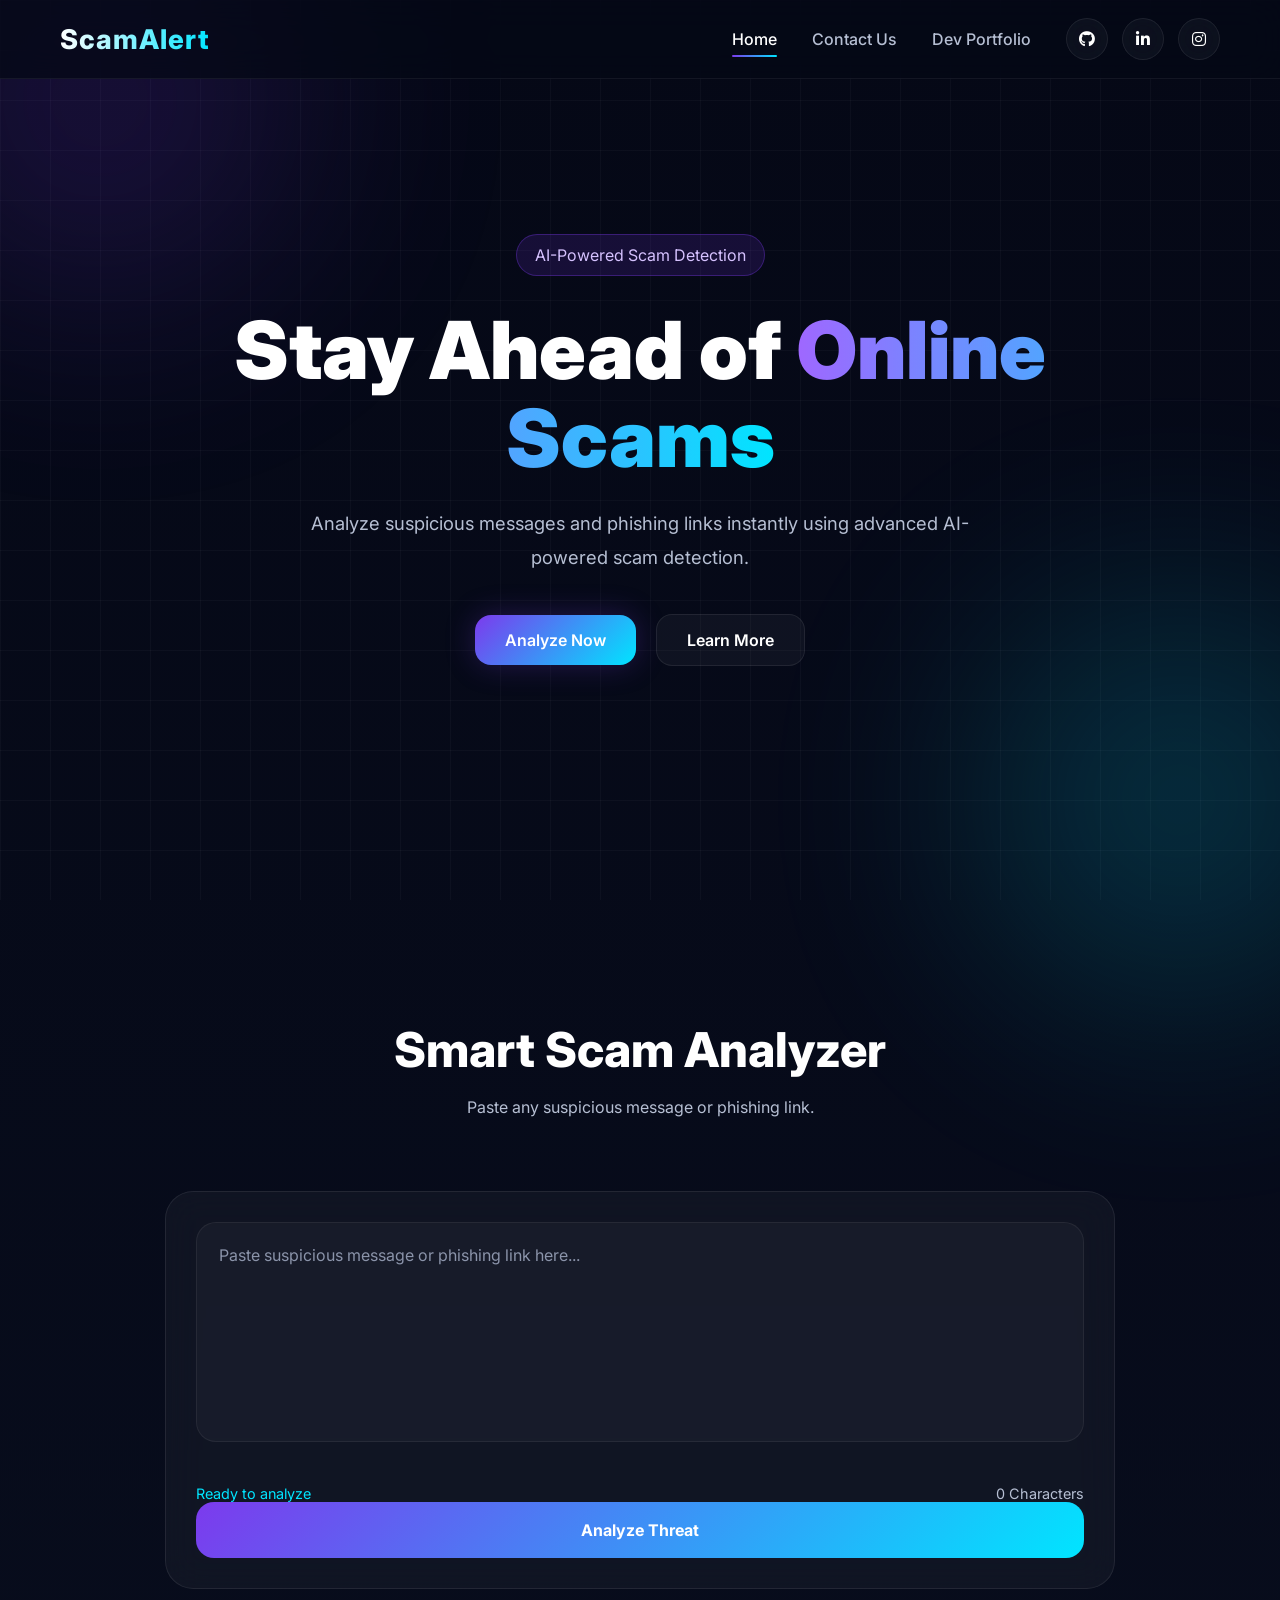
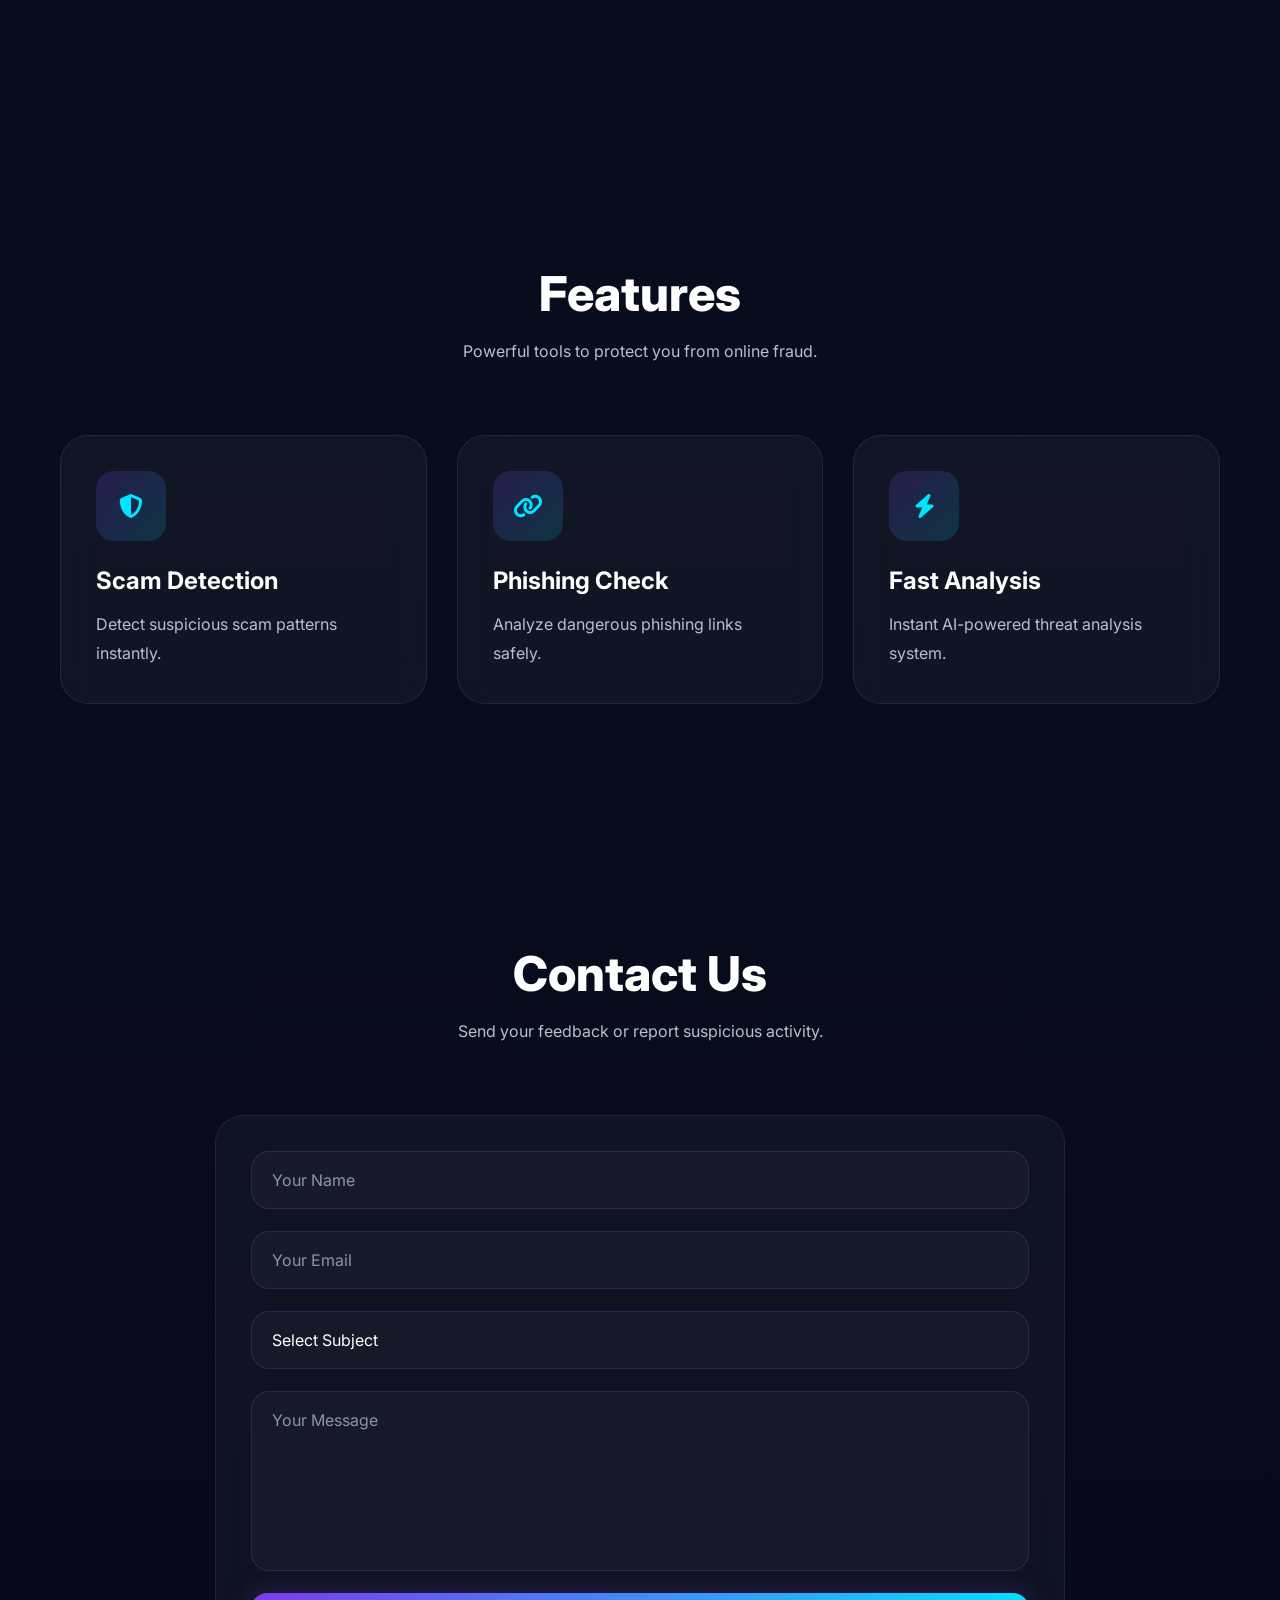
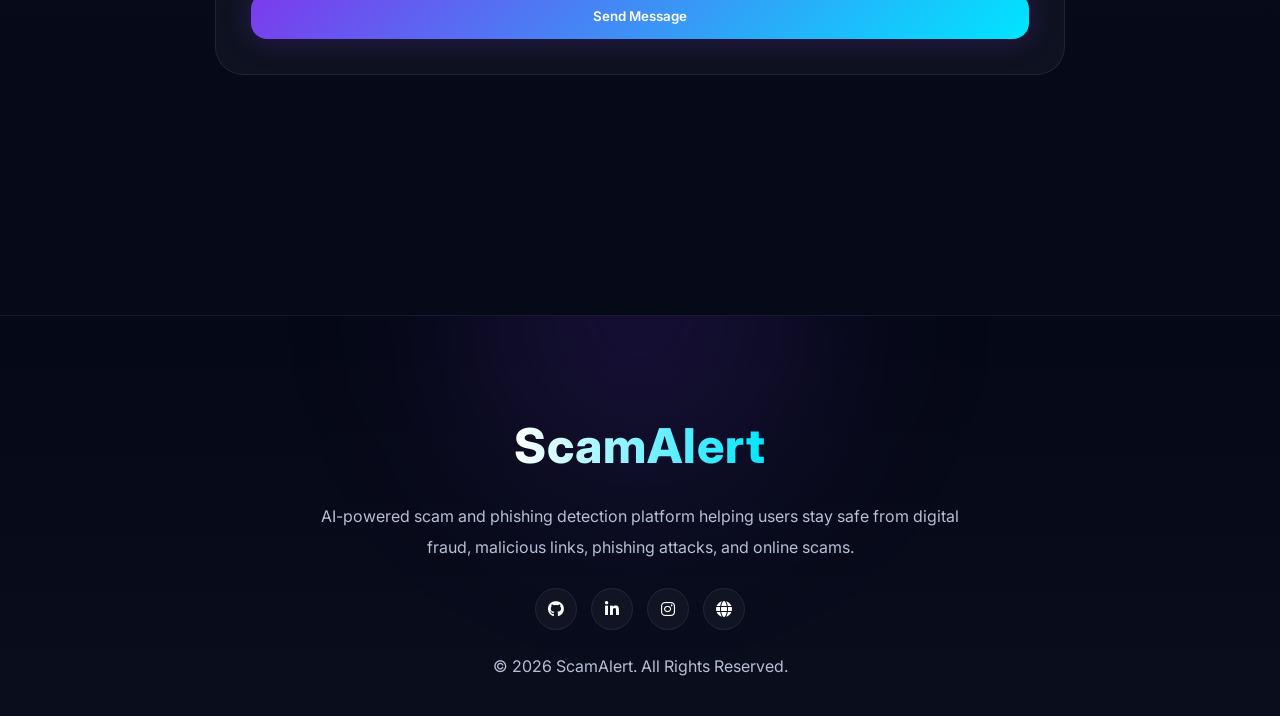
<file: index.html>
<!DOCTYPE html>
<html lang="en">

<head>

    <!-- ======================================== -->
    <!-- META TAGS -->
    <!-- ======================================== -->

    <meta charset="UTF-8">
    <meta name="viewport" content="width=device-width, initial-scale=1.0">


    <!-- ======================================== -->
    <!-- SEO -->
    <!-- ======================================== -->

    <title>ScamAlert | AI Scam Detection</title>

    <meta name="title" content="ScamAlert">

    <meta
        name="description"
        content="Analyze suspicious messages and phishing links instantly using ScamAlert AI-powered scam detection.">


    <!-- ======================================== -->
    <!-- FAVICON -->
    <!-- ======================================== -->

    <link rel="icon" type="image/png" href="assets/icons/favicon.png">


    <!-- ======================================== -->
    <!-- FONT AWESOME -->
    <!-- ======================================== -->

    <link
        rel="stylesheet"
        href="https://cdnjs.cloudflare.com/ajax/libs/font-awesome/6.7.2/css/all.min.css">


    <!-- ======================================== -->
    <!-- CSS FILES -->
    <!-- ======================================== -->

    <link rel="stylesheet" href="assets/css/style.css">
    <link rel="stylesheet" href="assets/css/responsive.css">
    <link rel="stylesheet" href="assets/css/animations.css">

</head>

<body>


    <!-- ======================================== -->
    <!-- BACKGROUND EFFECTS -->
    <!-- ======================================== -->

    <div class="bg-grid"></div>

    <div class="bg-glow glow-1"></div>
    <div class="bg-glow glow-2"></div>


    <!-- ======================================== -->
    <!-- NAVBAR -->
    <!-- ======================================== -->

    <header class="navbar">

        <div class="container nav-container">

            <!-- BRAND -->
            <a href="#home" class="brand">
                ScamAlert
            </a>


            <!-- NAVIGATION -->
            <nav class="nav-menu">

                <a href="#home" class="nav-link active">
                    Home
                </a>

                <a href="#contact" class="nav-link">
                    Contact Us
                </a>

                <a href="https://hasnain-ali.pages.dev/" target="_blank" class="nav-link">
                    Dev Portfolio
                </a>


                <!-- SOCIAL ICONS -->
                <div class="nav-socials">

                    <a href="https://github.com/hasnain-ali-magwa" target="_blank" class="social-link">
                        <i class="fa-brands fa-github"></i>
                    </a>

                    <a href="https://www.linkedin.com/in/hasnain-ali-magwa-908309319" target="_blank" class="social-link">
                        <i class="fa-brands fa-linkedin-in"></i>
                    </a>

                    <a href="https://www.instagram.com/hasnain_ali_magwa/" target="_blank" class="social-link">
                        <i class="fa-brands fa-instagram"></i>
                    </a>

                </div>

            </nav>


            <!-- HAMBURGER -->
            <button class="hamburger">

                <span></span>
                <span></span>
                <span></span>

            </button>

        </div>

    </header>


    <!-- ======================================== -->
    <!-- HERO SECTION -->
    <!-- ======================================== -->

    <section class="hero" id="home">

        <div class="container hero-container">

            <div class="hero-content">

                <span class="hero-badge">
                    AI-Powered Scam Detection
                </span>


                <h1 class="hero-title">
                    Stay Ahead of
                    <span>Online Scams</span>
                </h1>


                <p class="hero-description">
                    Analyze suspicious messages and phishing links instantly
                    using advanced AI-powered scam detection.
                </p>


                <div class="hero-buttons">

                    <a href="#analyzer" class="primary-btn">
                        Analyze Now
                    </a>

                    <a href="#features" class="secondary-btn">
                        Learn More
                    </a>

                </div>

            </div>

        </div>

    </section>


    <!-- ======================================== -->
    <!-- SMART ANALYZER -->
    <!-- ======================================== -->

    <section class="analyzer" id="analyzer">

        <div class="container">

            <div class="section-header">

                <h2>
                    Smart Scam Analyzer
                </h2>

                <p>
                    Paste any suspicious message or phishing link.
                </p>

            </div>


            <div class="analyzer-card">

                <div class="textarea-wrapper">

    <textarea
        id="scamInput"
        placeholder="Paste suspicious message or phishing link here..."></textarea>


    <div class="textarea-footer">

        <span class="typing-status">
            Ready to analyze
        </span>

        <span class="char-count">
            0 Characters
        </span>

    </div>

</div>


                <button class="analyze-btn">

    <span class="btn-text">
        Analyze Threat
    </span>

    <span class="btn-loader"></span>

</button>

            </div>


            <!-- RESULT -->
            <div class="result-card">

                <div class="result-top">

                    <span class="risk-badge high-risk">
                        High Risk
                    </span>

                    <span class="risk-score">
                        Scam Probability: 92%
                    </span>

                </div>


                <div class="result-content">

    <div class="detected-url-box"></div>

    <!-- DETECTED ISSUES -->

    <div class="result-section">

        <h3>
            Detected Issues
        </h3>

        <ul class="issues-list">

            <li>Suspicious banking keywords</li>

            <li>Urgency pressure tactics</li>

            <li>Phishing URL detected</li>

        </ul>

    </div>


    <!-- SAFETY TIPS -->

    <div class="result-section">

        <h3>
            Safety Tips
        </h3>

        <ul class="tips-list">

            <li>Avoid clicking suspicious links.</li>

            <li>Do not share OTP or banking details.</li>

            <li>Verify through official sources only.</li>

        </ul>

    </div>

</div>

            </div>

        </div>

    </section>


    <!-- ======================================== -->
    <!-- FEATURES -->
    <!-- ======================================== -->

    <section class="features" id="features">

        <div class="container">

            <div class="section-header">

                <h2>
                    Features
                </h2>

                <p>
                    Powerful tools to protect you from online fraud.
                </p>

            </div>


            <div class="features-grid">

                <div class="feature-card">

                    <div class="feature-icon">
                        <i class="fa-solid fa-shield-halved"></i>
                    </div>

                    <h3>
                        Scam Detection
                    </h3>

                    <p>
                        Detect suspicious scam patterns instantly.
                    </p>

                </div>


                <div class="feature-card">

                    <div class="feature-icon">
                        <i class="fa-solid fa-link"></i>
                    </div>

                    <h3>
                        Phishing Check
                    </h3>

                    <p>
                        Analyze dangerous phishing links safely.
                    </p>

                </div>


                <div class="feature-card">

                    <div class="feature-icon">
                        <i class="fa-solid fa-bolt"></i>
                    </div>

                    <h3>
                        Fast Analysis
                    </h3>

                    <p>
                        Instant AI-powered threat analysis system.
                    </p>

                </div>

            </div>

        </div>

    </section>


    <!-- ======================================== -->
    <!-- CONTACT -->
    <!-- ======================================== -->

    <section class="contact" id="contact">

        <div class="container">

            <div class="section-header">

                <h2>
                    Contact Us
                </h2>

                <p>
                    Send your feedback or report suspicious activity.
                </p>

            </div>


            <form class="contact-form">

                <input type="text" placeholder="Your Name" required>

                <input type="email" placeholder="Your Email" required>



<div class="custom-select">

    <div class="select-selected">

        Select Subject

    </div>


    <div class="select-options">

        <div class="select-option">
            Report Scam
        </div>

        <div class="select-option">
            False Detection
        </div>

        <div class="select-option">
            Feedback
        </div>

        <div class="select-option">
            Bug Report
        </div>

        <div class="select-option">
            Business Inquiry
        </div>

        <div class="select-option">
            Other
        </div>

    </div>

</div>


<input
    type="hidden"
    id="subjectInput"
    value="">


                <textarea placeholder="Your Message" required></textarea>

                <button type="submit" class="primary-btn">
                    Send Message
                </button>

            </form>

        </div>

    </section>


    <!-- ======================================== -->
    <!-- FOOTER -->
    <!-- ======================================== -->

    <footer class="footer">

    <div class="container footer-container">

        <!-- LOGO -->

        <div class="footer-logo">
            ScamAlert
        </div>


        <!-- DESCRIPTION -->

        <p class="footer-description">

            AI-powered scam and phishing detection platform
            helping users stay safe from digital fraud,
            malicious links, phishing attacks,
            and online scams.

        </p>


        <!-- SOCIAL LINKS -->

        <div class="footer-socials">

            <a href="https://github.com/hasnain-ali-magwa" target="_blank" class="social-link">

                <i class="fab fa-github"></i>

            </a>


            <a href="https://www.linkedin.com/in/hasnain-ali-magwa-908309319" target="_blank" class="social-link">

                <i class="fab fa-linkedin-in"></i>

            </a>


            <a href="https://www.instagram.com/hasnain_ali_magwa/" target="_blank" class="social-link">

                <i class="fab fa-instagram"></i>

            </a>


            <a href="https://hasnain-ali.pages.dev/" target="_blank" class="social-link">

                <i class="fas fa-globe"></i>

            </a>

        </div>


        <!-- COPYRIGHT -->

        <div class="copyright">

            © 2026 ScamAlert.
            All Rights Reserved.

        </div>

    </div>

</footer>


    <!-- ======================================== -->
    <!-- JS FILES -->
    <!-- ======================================== -->

    <script src="assets/js/main.js"></script>
    <script src="assets/js/responsive.js"></script>
    <script src="assets/js/animations.js"></script>

</body>

</html>
</file>
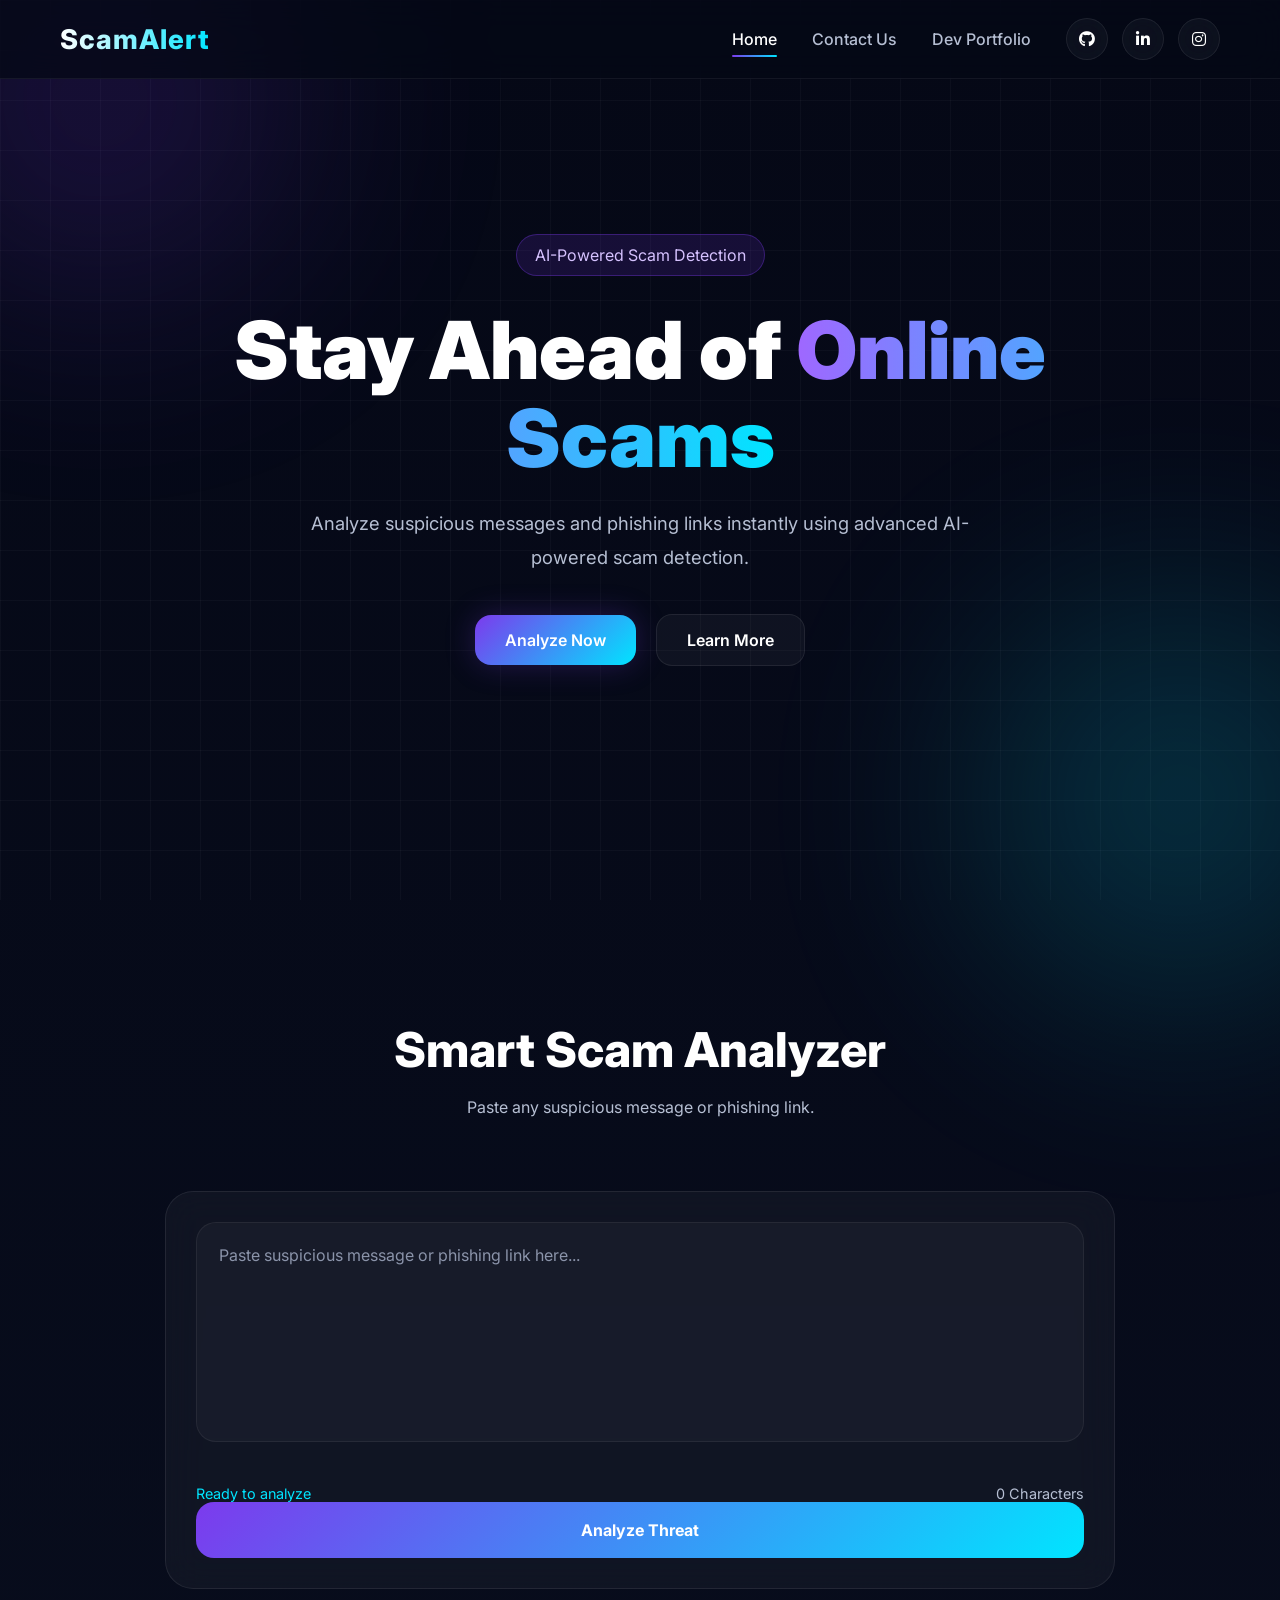
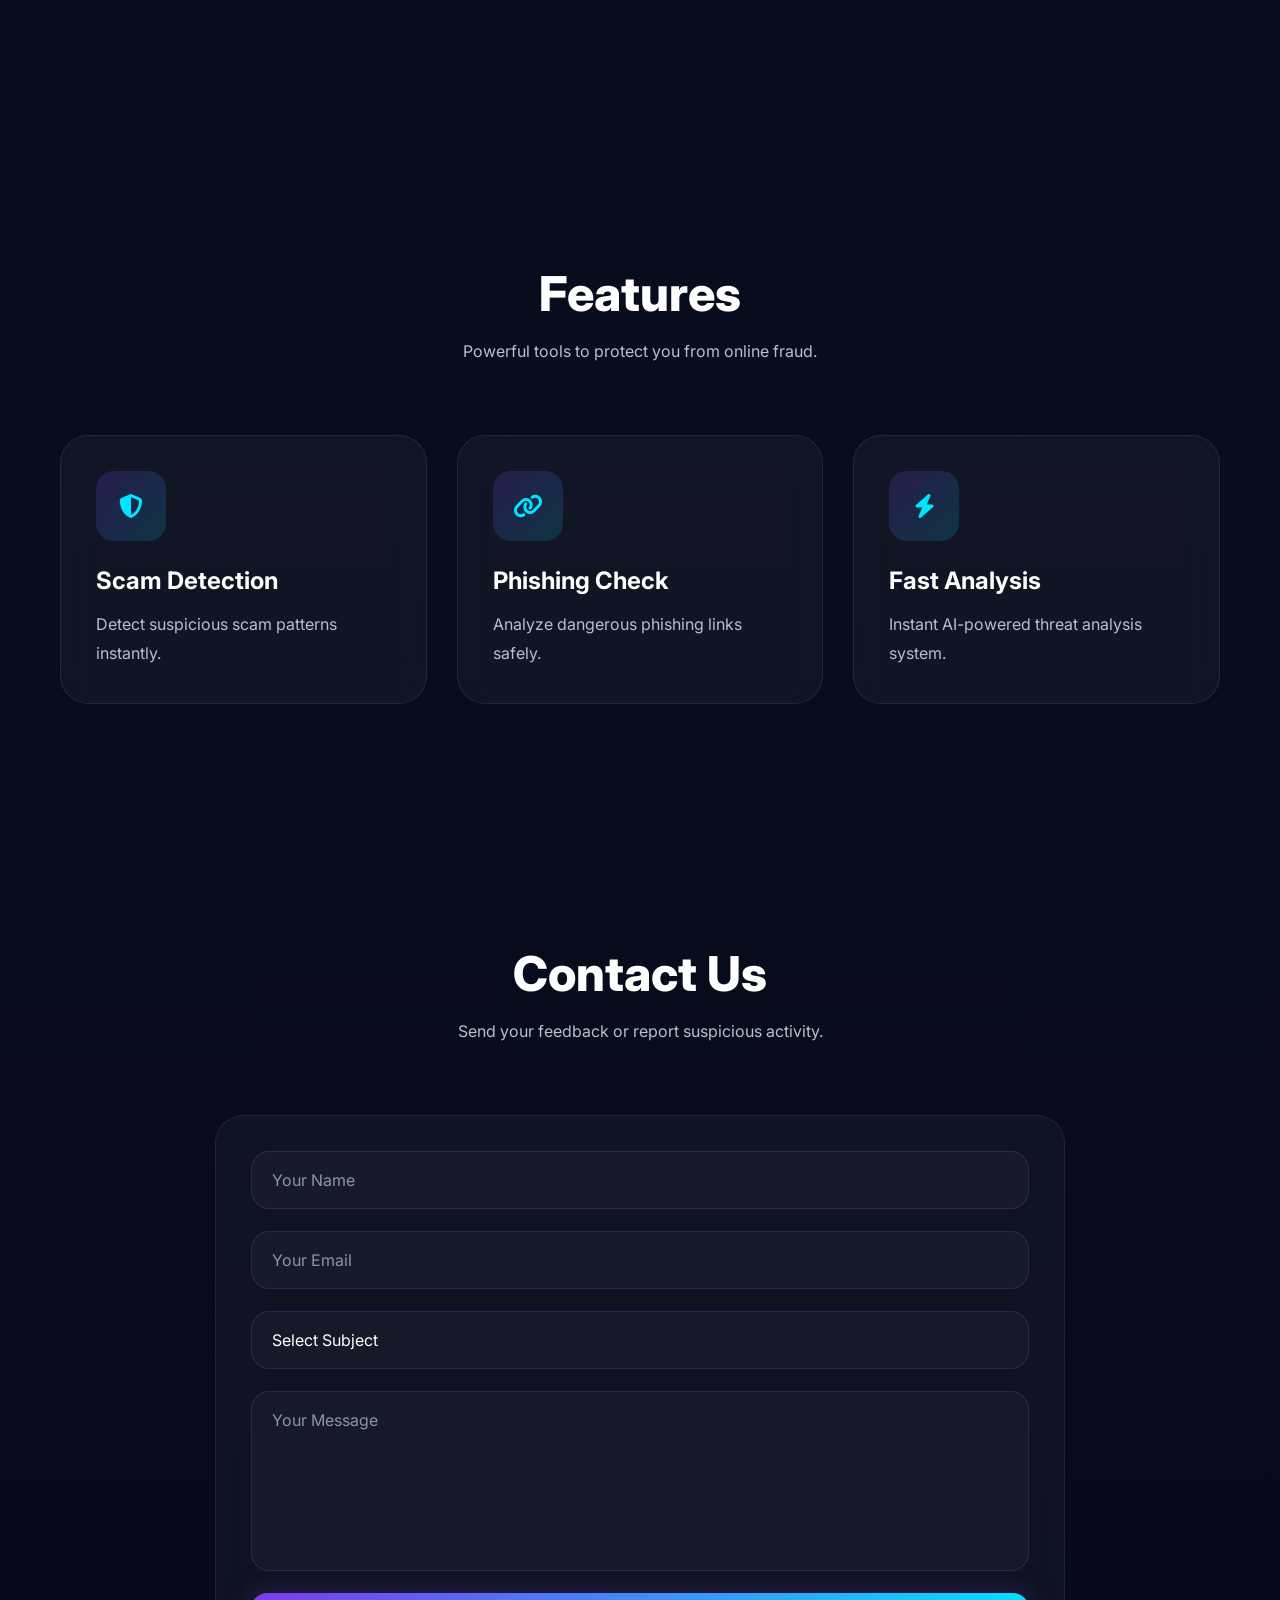
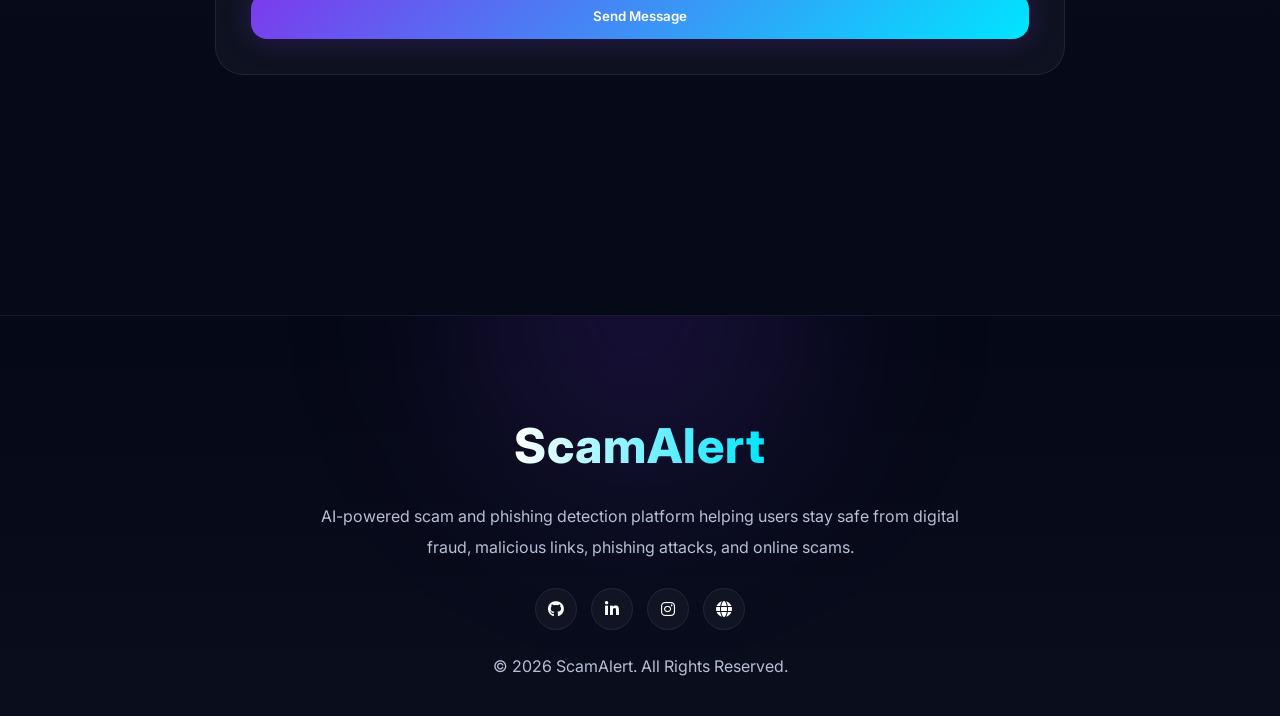
<file: templates/index.html>
<!DOCTYPE html>
<html lang="en">

<head>


    <meta charset="UTF-8">
    <meta name="viewport" content="width=device-width, initial-scale=1.0">


    <title>ScamAlert | AI Scam Detection</title>

    <meta name="title" content="ScamAlert">

    <meta
        name="description"
        content="Analyze suspicious messages and phishing links instantly using ScamAlert AI-powered scam detection.">


    <link rel="icon" type="image/png" href="assets/icons/favicon.png">


    <link
        rel="stylesheet"
        href="https://cdnjs.cloudflare.com/ajax/libs/font-awesome/6.7.2/css/all.min.css">

    <link rel="stylesheet" href="/static/assets/css/style.css">
    <link rel="stylesheet" href="/static/assets/css/responsive.css">
    <link rel="stylesheet" href="/static/assets/css/animations.css">

</head>

<body>



    <div class="bg-grid"></div>

    <div class="bg-glow glow-1"></div>
    <div class="bg-glow glow-2"></div>



    <header class="navbar">

        <div class="container nav-container">

            <a href="#home" class="brand">
                ScamAlert
            </a>


            <nav class="nav-menu">

                <a href="#home" class="nav-link active">
                    Home
                </a>

                <a href="#contact" class="nav-link">
                    Contact Us
                </a>

                <a href="https://hasnainalimagwa.pages.dev/" target="_blank" class="nav-link">
                    Dev Portfolio
                </a>


                <div class="nav-socials">

                    <a href="https://github.com/hasnain-ali-magwa" target="_blank" class="social-link">
                        <i class="fa-brands fa-github"></i>
                    </a>

                    <a href="https://www.linkedin.com/in/hasnain-ali-magwa-908309319" target="_blank" class="social-link">
                        <i class="fa-brands fa-linkedin-in"></i>
                    </a>

                    <a href="https://www.instagram.com/hasnain_ali_magwa/" target="_blank" class="social-link">
                        <i class="fa-brands fa-instagram"></i>
                    </a>

                </div>

            </nav>


            <button class="hamburger">

                <span></span>
                <span></span>
                <span></span>

            </button>

        </div>

    </header>


    <section class="hero" id="home">

        <div class="container hero-container">

            <div class="hero-content">

                <span class="hero-badge">
                    AI-Powered Scam Detection
                </span>


                <h1 class="hero-title">
                    Stay Ahead of
                    <span>Online Scams</span>
                </h1>


                <p class="hero-description">
                    Analyze suspicious messages and phishing links instantly
                    using advanced AI-powered scam detection.
                </p>


                <div class="hero-buttons">

                    <a href="#analyzer" class="primary-btn">
                        Analyze Now
                    </a>

                    <a href="#features" class="secondary-btn">
                        Learn More
                    </a>

                </div>

            </div>

        </div>

    </section>

    <section class="analyzer" id="analyzer">

        <div class="container">

            <div class="section-header">

                <h2>
                    Smart Scam Analyzer
                </h2>

                <p>
                    Paste any suspicious message or phishing link.
                </p>

            </div>


            <div class="analyzer-card">

                <div class="textarea-wrapper">

    <textarea
        id="scamInput"
        placeholder="Paste suspicious message or phishing link here..."></textarea>


    <div class="textarea-footer">

        <span class="typing-status">
            Ready to analyze
        </span>

        <span class="char-count">
            0 Characters
        </span>

    </div>

</div>


                <button class="analyze-btn">

    <span class="btn-text">
        Analyze Threat
    </span>

    <span class="btn-loader"></span>

</button>

            </div>


            <div class="result-card">

                <div class="result-top">

                    <span class="risk-badge high-risk">
                        High Risk
                    </span>

                    <span class="risk-score">
                        Scam Probability: 92%
                    </span>

                </div>


                <div class="result-content">

    <div class="detected-url-box"></div>


    <div class="result-section">

        <h3>
            Detected Issues
        </h3>

        <ul class="issues-list">

            <li>Suspicious banking keywords</li>

            <li>Urgency pressure tactics</li>

            <li>Phishing URL detected</li>

        </ul>

    </div>

    <div class="result-section">

        <h3>
            Safety Tips
        </h3>

        <ul class="tips-list">

            <li>Avoid clicking suspicious links.</li>

            <li>Do not share OTP or banking details.</li>

            <li>Verify through official sources only.</li>

        </ul>

    </div>

</div>

            </div>

        </div>

    </section>


    <section class="features" id="features">

        <div class="container">

            <div class="section-header">

                <h2>
                    Features
                </h2>

                <p>
                    Powerful tools to protect you from online fraud.
                </p>

            </div>


            <div class="features-grid">

                <div class="feature-card">

                    <div class="feature-icon">
                        <i class="fa-solid fa-shield-halved"></i>
                    </div>

                    <h3>
                        Scam Detection
                    </h3>

                    <p>
                        Detect suspicious scam patterns instantly.
                    </p>

                </div>


                <div class="feature-card">

                    <div class="feature-icon">
                        <i class="fa-solid fa-link"></i>
                    </div>

                    <h3>
                        Phishing Check
                    </h3>

                    <p>
                        Analyze dangerous phishing links safely.
                    </p>

                </div>


                <div class="feature-card">

                    <div class="feature-icon">
                        <i class="fa-solid fa-bolt"></i>
                    </div>

                    <h3>
                        Fast Analysis
                    </h3>

                    <p>
                        Instant AI-powered threat analysis system.
                    </p>

                </div>

            </div>

        </div>

    </section>


    <section class="contact" id="contact">

        <div class="container">

            <div class="section-header">

                <h2>
                    Contact Us
                </h2>

                <p>
                    Send your feedback or report suspicious activity.
                </p>

            </div>


            <form class="contact-form">

                <input type="text" placeholder="Your Name" required>

                <input type="email" placeholder="Your Email" required>



<div class="custom-select">

    <div class="select-selected">

        Select Subject

    </div>


    <div class="select-options">

        <div class="select-option">
            Report Scam
        </div>

        <div class="select-option">
            False Detection
        </div>

        <div class="select-option">
            Feedback
        </div>

        <div class="select-option">
            Bug Report
        </div>

        <div class="select-option">
            Business Inquiry
        </div>

        <div class="select-option">
            Other
        </div>

    </div>

</div>


<input
    type="hidden"
    id="subjectInput"
    value="">


                <textarea placeholder="Your Message" required></textarea>

                <button type="submit" class="primary-btn">
                    Send Message
                </button>

            </form>

        </div>

    </section>


    <footer class="footer">

    <div class="container footer-container">


        <div class="footer-logo">
            ScamAlert
        </div>



        <p class="footer-description">

            AI-powered scam and phishing detection platform
            helping users stay safe from digital fraud,
            malicious links, phishing attacks,
            and online scams.

        </p>



        <div class="footer-socials">

            <a href="https://github.com/hasnain-ali-magwa" target="_blank" class="social-link">

                <i class="fab fa-github"></i>

            </a>


            <a href="https://www.linkedin.com/in/hasnain-ali-magwa-908309319" target="_blank" class="social-link">

                <i class="fab fa-linkedin-in"></i>

            </a>


            <a href="https://www.instagram.com/hasnain_ali_magwa/" target="_blank" class="social-link">

                <i class="fab fa-instagram"></i>

            </a>


            <a href="https://hasnainalimagwa.pages.dev/" target="_blank" class="social-link">

                <i class="fas fa-globe"></i>

            </a>

        </div>



        <div class="copyright">

            © 2026 ScamAlert.
            All Rights Reserved.

        </div>

    </div>

</footer>

    <script src="/static/assets/js/main.js"></script>
    <script src="/static/assets/js/responsive.js"></script>
    <script src="/static/assets/js/animations.js"></script>

</body>

</html>
</file>
<file: assets/css/style.css>
/* =======================================================
   GOOGLE FONT
======================================================= */

@import url('https://fonts.googleapis.com/css2?family=Inter:wght@100..900&display=swap');


/* =======================================================
   ROOT VARIABLES
======================================================= */

:root {

    --bg-primary: #050816;
    --bg-secondary: #0b1023;

    --text-primary: #ffffff;
    --text-secondary: #b6bfd3;

    --purple: #7c3aed;
    --purple-light: #9f67ff;

    --cyan: #00e5ff;
    --red: #ff4d4d;

    --glass-bg: rgba(255, 255, 255, 0.04);
    --glass-border: rgba(255, 255, 255, 0.08);

    --shadow-primary:
        0 0 30px rgba(124, 58, 237, 0.25);

    --container-width: 1200px;

    --transition:
        all 0.3s ease;

}


/* =======================================================
   RESET
======================================================= */

* {

    margin: 0;
    padding: 0;
    box-sizing: border-box;

}


html {
    scroll-behavior: smooth;
}


body {

    font-family: 'Inter', sans-serif;

    background:
        linear-gradient(
            to bottom,
            #050816,
            #080d1d,
            #050816
        );

    color: var(--text-primary);

    overflow-x: hidden;

    position: relative;

    min-height: 100vh;

}


body::-webkit-scrollbar {
    width: 8px;
}


body::-webkit-scrollbar-thumb {

    background: var(--purple);
    border-radius: 100px;

}


a {

    text-decoration: none;
    color: inherit;

}


button,
input,
textarea,
select {

    font-family: inherit;
    border: none;
    outline: none;

}


ul {
    list-style: none;
}


img {
    max-width: 100%;
    display: block;
}


/* =======================================================
   REUSABLE
======================================================= */

.container {

    width: 100%;
    max-width: var(--container-width);

    margin-inline: auto;

    padding-inline: 20px;

}


section {

    padding: 120px 0;

    position: relative;

}
* {

    max-width: 100%;

}

.section-header {

    text-align: center;

    margin-bottom: 70px;

}


.section-header h2 {

    font-size: 3rem;
    font-weight: 800;

    margin-bottom: 15px;

}


.section-header p {

    color: var(--text-secondary);

    max-width: 650px;

    margin-inline: auto;

    line-height: 1.7;

}


.primary-btn,
.secondary-btn {

    display: inline-flex;

    align-items: center;
    justify-content: center;

    gap: 10px;

    padding: 15px 30px;

    border-radius: 16px;

    font-weight: 600;

    transition: var(--transition);

    cursor: pointer;

}


.primary-btn {

    background:
        linear-gradient(135deg,
            var(--purple),
            var(--cyan));

    color: white;

    box-shadow: var(--shadow-primary);

}


.secondary-btn {

    background: var(--glass-bg);

    border: 1px solid var(--glass-border);

    backdrop-filter: blur(12px);

}


/* =======================================================
   BACKGROUND EFFECTS
======================================================= */

.bg-grid {

    position: fixed;

    inset: 0;

    background-image:
        linear-gradient(rgba(255,255,255,0.03) 1px, transparent 1px),
        linear-gradient(90deg, rgba(255,255,255,0.03) 1px, transparent 1px);

    background-size: 50px 50px;

    z-index: -3;

}


.bg-glow {

    position: fixed;

    width: 400px;
    height: 400px;

    border-radius: 50%;

    filter: blur(120px);

    opacity: 0.18;

    z-index: -2;

}


.glow-1 {

    top: -100px;
    left: -100px;

    background: var(--purple);

}


.glow-2 {

    bottom: -100px;
    right: -100px;

    background: var(--cyan);

}


/* =======================================================
   NAVBAR
======================================================= */

.navbar {

    position: fixed;

    top: 0;
    left: 0;

    width: 100%;

    z-index: 999;

    padding: 18px 0;

    background: rgba(5, 8, 22, 0.75);

    backdrop-filter: blur(18px);

    border-bottom: 1px solid rgba(255,255,255,0.06);

}


.nav-container {

    display: flex;

    align-items: center;
    justify-content: space-between;

    width: 100%;

    gap: 20px;

}


.brand {

    font-size: 1.7rem;
    font-weight: 800;

    letter-spacing: 1px;

    background:
        linear-gradient(to right,
            white,
            var(--cyan));

    background-clip: text;
    -webkit-background-clip: text;

    color: transparent;
    -webkit-text-fill-color: transparent;

}


.nav-menu {

    display: flex;

    align-items: center;

    gap: 35px;

}


.nav-link {

    color: var(--text-secondary);

    font-weight: 500;

    position: relative;

    transition: var(--transition);

}


.nav-link.active,
.nav-link:hover {

    color: var(--text-primary);

}


.nav-socials,
.footer-socials {

    display: flex;

    align-items: center;

    gap: 14px;

}
.footer-logo {

    font-size: 3rem;

    font-weight: 800;

    letter-spacing: 1px;

    background:
        linear-gradient(
            to right,
            white,
            var(--cyan)
        );

    background-clip: text;
    -webkit-background-clip: text;

    color: transparent;
    -webkit-text-fill-color: transparent;

}
/* =======================================================
   FOOTER DESCRIPTION
======================================================= */

.footer-description {

    max-width: 650px;

    color: var(--text-secondary);

    line-height: 1.9;

    font-size: 1rem;

}
.social-link {

    width: 42px;
    height: 42px;

    border-radius: 50%;

    display: flex;

    align-items: center;
    justify-content: center;

    background: var(--glass-bg);

    border: 1px solid var(--glass-border);

    backdrop-filter: blur(12px);

    color: white;

    transition: var(--transition);

}


.social-link i {
    font-size: 1rem;
}


.hamburger {

    display: none;

    width: 50px;
    height: 50px;

    border-radius: 14px;

    background: var(--glass-bg);

    border: 1px solid var(--glass-border);

    cursor: pointer;

}


.hamburger span {

    display: block;

    width: 24px;
    height: 2px;

    margin: 5px auto;

    background: white;

    border-radius: 100px;

}


/* =======================================================
   HERO SECTION
======================================================= */

.hero {

    min-height: 100vh;

    display: flex;

    align-items: center;
    justify-content: center;

    position: relative;

    padding-top: 120px;

}


.hero-container {

    display: flex;

    align-items: center;
    justify-content: center;

    text-align: center;

}


.hero-content {
    max-width: 850px;
}


.hero-badge {

    display: inline-flex;

    padding: 10px 18px;

    border-radius: 100px;

    background: rgba(124, 58, 237, 0.15);

    border: 1px solid rgba(124, 58, 237, 0.35);

    color: #d6c2ff;

    margin-bottom: 30px;

}


.hero-title {

    font-size: 5rem;
    font-weight: 900;

    line-height: 1.1;

    margin-bottom: 25px;

}


.hero-title span {

    background:
        linear-gradient(to right,
            var(--purple-light),
            var(--cyan));

    background-clip: text;
    -webkit-background-clip: text;

    color: transparent;
    -webkit-text-fill-color: transparent;

}


.hero-description {

    color: var(--text-secondary);

    font-size: 1.15rem;

    line-height: 1.8;

    max-width: 700px;

    margin-inline: auto;
    margin-bottom: 40px;

}


.hero-buttons {

    display: flex;

    align-items: center;
    justify-content: center;

    gap: 20px;

}


/* =======================================================
   ANALYZER
======================================================= */

.analyzer-card,
.result-card,
.feature-card,
.contact-form {

    background: var(--glass-bg);

    border: 1px solid var(--glass-border);

    backdrop-filter: blur(18px);

    border-radius: 28px;

}


.analyzer-card {

    padding: 30px;

    max-width: 950px;

    margin-inline: auto;
    margin-bottom: 35px;

}


.analyzer-card textarea {

    width: 100%;
    height: 220px;

    resize: none;

    background: rgba(255,255,255,0.03);

    border: 1px solid rgba(255,255,255,0.06);

    border-radius: 20px;

    padding: 22px;

    color: white;

    font-size: 1rem;

    margin-bottom: 25px;

}


.analyzer-card textarea::placeholder {
    color: #8b94aa;
}


.analyze-btn {

    width: 100%;

    padding: 18px;

    border-radius: 18px;

    background:
        linear-gradient(135deg,
            var(--purple),
            var(--cyan));

    color: white;

    font-size: 1rem;
    font-weight: 700;

    cursor: pointer;

}


.result-card {

    max-width: 950px;

    margin-inline: auto;

    padding: 30px;

}


.result-top {

    display: flex;

    align-items: center;
    justify-content: space-between;

    gap: 20px;

    margin-bottom: 30px;

}


.risk-badge {

    padding: 10px 18px;

    border-radius: 100px;

    font-weight: 700;

}


.high-risk {

    background: rgba(255, 77, 77, 0.12);

    color: #ff8d8d;

    border: 1px solid rgba(255, 77, 77, 0.3);

}
/* =======================================================
   MEDIUM RISK
======================================================= */

.medium-risk {

    background: rgba(255, 193, 7, 0.12);

    color: #ffd95e;

    border: 1px solid rgba(255, 193, 7, 0.3);

}


/* =======================================================
   LOW RISK
======================================================= */

.low-risk {

    background: rgba(0, 255, 170, 0.12);

    color: #66ffcc;

    border: 1px solid rgba(0, 255, 170, 0.3);

}

.risk-score {

    color: var(--cyan);

    font-weight: 700;

}


.result-content h3 {

    margin-bottom: 20px;

    font-size: 1.4rem;

}


.result-content ul {

    display: flex;

    flex-direction: column;

    gap: 15px;

}


.result-content li {

    color: var(--text-secondary);

    line-height: 1.7;

}


/* =======================================================
   FEATURES
======================================================= */

.features-grid {

    display: grid;

    grid-template-columns: repeat(3, 1fr);

    gap: 30px;

}


.feature-card {

    padding: 35px;

    position: relative;

    overflow: hidden;

}


.feature-icon {

    width: 70px;
    height: 70px;

    border-radius: 18px;

    display: flex;

    align-items: center;
    justify-content: center;

    background:
        linear-gradient(135deg,
            rgba(124,58,237,0.2),
            rgba(0,229,255,0.15));

    margin-bottom: 25px;

}


.feature-icon i {

    font-size: 1.5rem;

    color: var(--cyan);

}


.feature-card h3 {

    font-size: 1.5rem;

    margin-bottom: 15px;

}


.feature-card p {

    color: var(--text-secondary);

    line-height: 1.8;

}


/* =======================================================
   CONTACT
======================================================= */

.contact-form {

    max-width: 850px;

    margin-inline: auto;

    padding: 35px;

    display: flex;

    flex-direction: column;

    gap: 22px;

}


.contact-form input,
.contact-form textarea,
.contact-form select {

    width: 100%;

    background: rgba(255,255,255,0.03);

    border: 1px solid rgba(255,255,255,0.08);

    border-radius: 18px;

    padding: 18px 20px;

    color: white;

    font-size: 1rem;

}


.contact-form textarea {

    resize: none;

    height: 180px;

}

.contact-form select {

    width: 100%;

    background:
        rgba(255,255,255,0.03);

    border:
        1px solid rgba(124,58,237,0.25);

    border-radius: 18px;

    padding:
        18px 20px;

    color: white;

    font-size: 1rem;

    appearance: none;

    -webkit-appearance: none;
    -moz-appearance: none;

    cursor: pointer;

    transition: 0.3s ease;

}
.contact-form {

    position: relative;

}

/* FOCUS */

.contact-form select:focus {

    border-color:
        rgba(0,229,255,0.45);

    box-shadow:
        0 0 20px rgba(0,229,255,0.08);

}


/* OPTIONS */

.contact-form option {

    background:
        #0b1023;

    color: white;

    padding: 12px;

}


.contact-form option {

    background: #0b1023;

    color: white;

}


.contact-form input::placeholder,
.contact-form textarea::placeholder {

    color: #8b94aa;

}
/* =======================================================
   CUSTOM SELECT
======================================================= */

.custom-select {

    position: relative;

}


/* SELECTED */

.select-selected {

    width: 100%;

    padding: 18px 20px;

    border-radius: 18px;

    background:
        rgba(255,255,255,0.03);

    border:
        1px solid rgba(124,58,237,0.25);

    color: white;

    cursor: pointer;

    transition: 0.3s ease;

}


.select-selected:hover {

    border-color:
        rgba(0,229,255,0.45);

}


/* OPTIONS */

.select-options {

    position: absolute;

    top: calc(100% + 10px);

    left: 0;

    width: 100%;

    display: none;

    flex-direction: column;

    overflow: hidden;

    border-radius: 18px;

    background:
        #0b1023;

    border:
        1px solid rgba(255,255,255,0.08);

    z-index: 100;

    box-shadow:
        0 15px 35px rgba(0,0,0,0.3);

}


/* ACTIVE */

.custom-select.active .select-options {

    display: flex;

}


/* OPTION */

.select-option {

    padding: 16px 20px;

    color: white;

    cursor: pointer;

    transition: 0.25s ease;

}


.select-option:hover {

    background:
        rgba(124,58,237,0.12);

}

/* =======================================================
   FOOTER
======================================================= */

.footer {

    position: relative;

    padding: 100px 0 40px;

    margin-top: 120px;

    overflow: hidden;

    border-top:
        1px solid rgba(255,255,255,0.06);

    background:
        linear-gradient(
            to top,
            rgba(10,14,30,0.96),
            rgba(5,8,22,0.98)
        );

}

.footer-container {

    display: flex;

    flex-direction: column;

    align-items: center;

    text-align: center;

    gap: 26px;

    position: relative;

    z-index: 2;

}
.footer::before {

    content: '';

    position: absolute;

    width: 500px;
    height: 500px;

    background:
        radial-gradient(
            rgba(124,58,237,0.22),
            transparent 70%
        );

    top: -250px;
    left: 50%;

    transform: translateX(-50%);

    filter: blur(80px);

}

.footer h2 {

    font-size: 2rem;

}


.footer p,
.copyright {

    color: var(--text-secondary);

}

/* =======================================================
   RESULT SECTIONS
======================================================= */

.result-section {

    margin-bottom: 30px;

}


.result-section:last-child {

    margin-bottom: 0;

}


.issues-list,
.tips-list {

    display: flex;

    flex-direction: column;

    gap: 14px;

}


.issues-list li,
.tips-list li {

    color: var(--text-secondary);

    line-height: 1.7;

    padding-left: 10px;

    border-left: 2px solid rgba(255,255,255,0.08);

}
/* =======================================================
   BUTTON LOADER
======================================================= */

.analyze-btn {

    position: relative;

    display: flex;

    align-items: center;
    justify-content: center;

    gap: 12px;

}


.btn-loader {

    width: 18px;
    height: 18px;

    border: 2px solid rgba(255,255,255,0.3);

    border-top-color: white;

    border-radius: 50%;

    display: none;

}


/* =======================================================
   LOADING STATE
======================================================= */

.analyze-btn.loading .btn-loader {

    display: block;

    animation: spin 0.7s linear infinite;

}


.analyze-btn.loading .btn-text {

    opacity: 0.9;

}


/* =======================================================
   SPIN ANIMATION
======================================================= */

@keyframes spin {

    to {

        transform: rotate(360deg);

    }

}

/* =======================================================
   TEXTAREA WRAPPER
======================================================= */

.textarea-wrapper {

    position: relative;

}


/* =======================================================
   TEXTAREA FOOTER
======================================================= */

.textarea-footer {

    display: flex;

    align-items: center;
    justify-content: space-between;

    gap: 20px;

    margin-top: 14px;

}


/* =======================================================
   TYPING STATUS
======================================================= */

.typing-status {

    color: var(--cyan);

    font-size: 0.9rem;

}


/* =======================================================
   CHARACTER COUNT
======================================================= */

.char-count {

    color: var(--text-secondary);

    font-size: 0.9rem;

}
/* =======================================================
   DETECTED URL BOX
======================================================= */

.detected-url-box {

    display: none;

    margin-bottom: 30px;

    padding: 18px 20px;

    border-radius: 18px;

    background: rgba(255, 77, 77, 0.08);

    border: 1px solid rgba(255, 77, 77, 0.18);

}


/* =======================================================
   URL LABEL
======================================================= */

.detected-url-box h4 {

    color: #ff8d8d;

    margin-bottom: 12px;

    font-size: 1rem;

}


/* =======================================================
   URL TEXT
======================================================= */

.detected-url {

    color: white;

    word-break: break-all;

    line-height: 1.7;

}
</file>
<file: assets/css/responsive.css>
/* =======================================================
   LARGE DEVICES
======================================================= */

@media screen and (max-width: 1200px) {

    .hero-title {
        font-size: 4.5rem;
    }


    .features-grid {
        gap: 24px;
    }

}


/* =======================================================
   TABLETS
======================================================= */

@media screen and (max-width: 992px) {

    section {
        padding: 100px 0;
    }


    .section-header h2 {
        font-size: 2.5rem;
    }


    .hero-title {
        font-size: 3.8rem;
    }


    .hero-description {
        font-size: 1.05rem;
    }


    .features-grid {

        grid-template-columns: repeat(2, 1fr);

    }


    .nav-menu {

        position: fixed;

        top: 0;
        right: -100%;

        width: 320px;
        height: 100vh;

        background: rgba(5, 8, 22, 0.95);

        backdrop-filter: blur(18px);

        border-left: 1px solid rgba(255,255,255,0.08);

        flex-direction: column;

        justify-content: center;

        gap: 35px;

        transition: 0.4s ease;

        z-index: 999;

    }


    .nav-menu.active {
        right: 0;
    }


    .hamburger {
        display: block;
        z-index: 1000;
    }


    .nav-socials {

        margin-top: 15px;

    }

}


/* =======================================================
   MOBILE DEVICES
======================================================= */

@media screen and (max-width: 768px) {

    section {
        padding: 90px 0;
    }


    .section-header {
        margin-bottom: 55px;
    }


    .section-header h2 {

        font-size: 2.1rem;

        line-height: 1.2;

    }


    .section-header p {

        font-size: 0.95rem;

        line-height: 1.7;

    }


    .hero {

        min-height: auto;

        padding-top: 140px;
        padding-bottom: 90px;

    }


    .hero-title {

        font-size: 3rem;

        line-height: 1.15;

    }


    .hero-description {

        font-size: 1rem;

        line-height: 1.8;

    }


    .hero-buttons {

        flex-direction: column;

        width: 100%;

    }


    .primary-btn,
    .secondary-btn {

        width: 100%;

    }


    .features-grid {

        grid-template-columns: 1fr;

    }


    .analyzer-card,
    .result-card,
    .feature-card,
    .contact-form {

        border-radius: 24px;

    }


    .analyzer-card {

        padding: 24px;

    }


    .analyzer-card textarea {

        height: 200px;

        padding: 18px;

    }


    .result-card {

        padding: 24px;

    }


    .result-top {

        flex-direction: column;

        align-items: flex-start;

    }


    .feature-card {

        padding: 28px;

    }


    .contact-form {

        padding: 28px;

    }


    .footer {

        padding-top: 70px;

    }

}


/* =======================================================
   SMALL MOBILE DEVICES
======================================================= */

@media screen and (max-width: 576px) {

    .container {

        padding-inline: 16px;

    }


    .navbar {

        padding: 16px 0;

    }


    .brand {

        font-size: 1.5rem;

    }


    .hero-title {

        font-size: 2.4rem;

    }


    .hero-badge {

        font-size: 0.85rem;

        padding: 10px 16px;

    }


    .hero-description {

        font-size: 0.95rem;

    }


    .section-header h2 {

        font-size: 1.9rem;

    }


    .analyzer-card textarea {

        font-size: 0.95rem;

    }


    .analyze-btn {

        padding: 16px;

    }


    .feature-card h3 {

        font-size: 1.3rem;

    }


    .feature-card p,
    .result-content li,
    .footer p,
    .copyright {

        font-size: 0.95rem;

    }


    .social-link {

        width: 40px;
        height: 40px;

    }


    .nav-menu {

        width: 100%;

    }

}


/* =======================================================
   EXTRA SMALL DEVICES
======================================================= */

@media screen and (max-width: 400px) {

    .hero-title {

        font-size: 2rem;

    }


    .section-header h2 {

        font-size: 1.7rem;

    }


    .hero-description,
    .section-header p {

        font-size: 0.9rem;

    }


    .primary-btn,
    .secondary-btn {

        padding: 14px 20px;

        font-size: 0.95rem;

    }


    .feature-card,
    .contact-form,
    .result-card,
    .analyzer-card {

        padding: 20px;

    }

}
</file>
<file: assets/css/animations.css>
/* =======================================================
   FADE IN ANIMATION
======================================================= */

@keyframes fadeIn {

    from {

        opacity: 0;
        transform: translateY(30px);

    }

    to {

        opacity: 1;
        transform: translateY(0);

    }

}


/* =======================================================
   FLOAT ANIMATION
======================================================= */

@keyframes floating {

    0% {
        transform: translateY(0px);
    }

    50% {
        transform: translateY(-12px);
    }

    100% {
        transform: translateY(0px);
    }

}


/* =======================================================
   GLOW PULSE
======================================================= */

@keyframes glowPulse {

    0% {

        box-shadow:
            0 0 0 rgba(124, 58, 237, 0.0);

    }

    50% {

        box-shadow:
            0 0 40px rgba(124, 58, 237, 0.35);

    }

    100% {

        box-shadow:
            0 0 0 rgba(124, 58, 237, 0.0);

    }

}


/* =======================================================
   BORDER SHINE
======================================================= */

@keyframes borderShine {

    0% {

        background-position: 0% 50%;

    }

    100% {

        background-position: 200% 50%;

    }

}


/* =======================================================
   BACKGROUND GLOW MOVEMENT
======================================================= */

@keyframes glowMove {

    0% {

        transform: translate(0, 0);

    }

    50% {

        transform: translate(40px, -30px);

    }

    100% {

        transform: translate(0, 0);

    }

}


/* =======================================================
   BUTTON SHINE
======================================================= */

@keyframes buttonShine {

    from {

        transform: translateX(-120%);

    }

    to {

        transform: translateX(220%);

    }

}


/* =======================================================
   HERO ANIMATIONS
======================================================= */

.hero-content {

    animation: fadeIn 1s ease forwards;

}


.hero-badge {

    animation:
        fadeIn 0.8s ease forwards,
        glowPulse 4s infinite;

}


.hero-title {

    animation: fadeIn 1s ease forwards;

}


.hero-description {

    animation: fadeIn 1.2s ease forwards;

}


.hero-buttons {

    animation: fadeIn 1.4s ease forwards;

}


/* =======================================================
   BACKGROUND GLOW EFFECTS
======================================================= */

.bg-glow {

    animation: glowMove 10s ease-in-out infinite;

}


.glow-2 {

    animation-delay: 2s;

}


/* =======================================================
   BUTTON EFFECTS
======================================================= */

.primary-btn,
.secondary-btn,
.analyze-btn {

    position: relative;

    overflow: hidden;

}


.primary-btn::before,
.secondary-btn::before,
.analyze-btn::before {

    content: '';

    position: absolute;

    top: 0;
    left: -120%;

    width: 50%;
    height: 100%;

    background:
        linear-gradient(
            120deg,
            transparent,
            rgba(255,255,255,0.35),
            transparent
        );

}


.primary-btn:hover::before,
.secondary-btn:hover::before,
.analyze-btn:hover::before {

    animation: buttonShine 1s ease;

}


.primary-btn:hover,
.secondary-btn:hover,
.analyze-btn:hover {

    transform: translateY(-4px);

}


/* =======================================================
   NAV LINKS
======================================================= */

.nav-link::after {

    content: '';

    position: absolute;

    left: 0;
    bottom: -8px;

    width: 0%;
    height: 2px;

    background:
        linear-gradient(to right,
            var(--purple),
            var(--cyan));

    border-radius: 100px;

    transition: 0.3s ease;

}


.nav-link:hover::after,
.nav-link.active::after {

    width: 100%;

}


/* =======================================================
   SOCIAL ICONS
======================================================= */

.social-link:hover {

    transform:
        translateY(-5px)
        scale(1.05);

    box-shadow:
        0 0 25px rgba(124, 58, 237, 0.35);

    border-color:
        rgba(124, 58, 237, 0.4);

}


/* =======================================================
   FEATURE CARDS
======================================================= */

.feature-card {

    transition:
        transform 0.35s ease,
        box-shadow 0.35s ease,
        border-color 0.35s ease;

}


.feature-card:hover {

    transform:
        translateY(-10px);

    box-shadow:
        0 0 40px rgba(124, 58, 237, 0.18);

    border-color:
        rgba(124, 58, 237, 0.25);

}


.feature-icon {

    animation: floating 4s ease-in-out infinite;

}


/* =======================================================
   ANALYZER CARD
======================================================= */

.analyzer-card {

    animation:
        fadeIn 1s ease forwards,
        glowPulse 5s infinite;

}


.analyzer-card textarea:focus {

    border-color:
        rgba(124, 58, 237, 0.4);

    box-shadow:
        0 0 20px rgba(124, 58, 237, 0.15);

}


/* =======================================================
   RESULT CARD
======================================================= */

.result-card {

    animation: fadeIn 1.2s ease forwards;

}


.result-card:hover {

    border-color:
        rgba(0, 229, 255, 0.2);

    box-shadow:
        0 0 35px rgba(0, 229, 255, 0.08);

}


/* =======================================================
   CONTACT FORM
======================================================= */

.contact-form {

    animation: fadeIn 1s ease forwards;

}


.contact-form input:focus,
.contact-form textarea:focus,
.contact-form select:focus {

    border-color:
        rgba(124, 58, 237, 0.35);

    box-shadow:
        0 0 20px rgba(124, 58, 237, 0.12);

}


/* =======================================================
   FOOTER SOCIALS
======================================================= */

.footer-socials .social-link:hover {

    transform:
        translateY(-5px)
        rotate(5deg);

}


/* =======================================================
   HAMBURGER ANIMATION
======================================================= */

.hamburger {

    transition: 0.3s ease;

}


.hamburger:hover {

    transform: scale(1.05);

}


/* =======================================================
   SCROLL REVEAL STATES
======================================================= */

.reveal {

    opacity: 0;

    transform: translateY(40px);

    transition:
        opacity 0.8s ease,
        transform 0.8s ease;

}


.reveal.active {

    opacity: 1;

    transform: translateY(0);

}
</file>
<file: static/assets/css/style.css>
@import url('https://fonts.googleapis.com/css2?family=Inter:wght@100..900&display=swap');

:root {

    --bg-primary: #050816;
    --bg-secondary: #0b1023;

    --text-primary: #ffffff;
    --text-secondary: #b6bfd3;

    --purple: #7c3aed;
    --purple-light: #9f67ff;

    --cyan: #00e5ff;
    --red: #ff4d4d;

    --glass-bg: rgba(255, 255, 255, 0.04);
    --glass-border: rgba(255, 255, 255, 0.08);

    --shadow-primary:
        0 0 30px rgba(124, 58, 237, 0.25);

    --container-width: 1200px;

    --transition:
        all 0.3s ease;

}


* {

    margin: 0;
    padding: 0;
    box-sizing: border-box;

}


html {
    scroll-behavior: smooth;
}


body {

    font-family: 'Inter', sans-serif;

    background:
        linear-gradient(
            to bottom,
            #050816,
            #080d1d,
            #050816
        );

    color: var(--text-primary);

    overflow-x: hidden;

    position: relative;

    min-height: 100vh;

}


body::-webkit-scrollbar {
    width: 8px;
}


body::-webkit-scrollbar-thumb {

    background: var(--purple);
    border-radius: 100px;

}


a {

    text-decoration: none;
    color: inherit;

}


button,
input,
textarea,
select {

    font-family: inherit;
    border: none;
    outline: none;

}


ul {
    list-style: none;
}


img {
    max-width: 100%;
    display: block;
}


.container {

    width: 100%;
    max-width: var(--container-width);

    margin-inline: auto;

    padding-inline: 20px;

}


section {

    padding: 120px 0;

    position: relative;

}
* {

    max-width: 100%;

}

.section-header {

    text-align: center;

    margin-bottom: 70px;

}


.section-header h2 {

    font-size: 3rem;
    font-weight: 800;

    margin-bottom: 15px;

}


.section-header p {

    color: var(--text-secondary);

    max-width: 650px;

    margin-inline: auto;

    line-height: 1.7;

}


.primary-btn,
.secondary-btn {

    display: inline-flex;

    align-items: center;
    justify-content: center;

    gap: 10px;

    padding: 15px 30px;

    border-radius: 16px;

    font-weight: 600;

    transition: var(--transition);

    cursor: pointer;

}


.primary-btn {

    background:
        linear-gradient(135deg,
            var(--purple),
            var(--cyan));

    color: white;

    box-shadow: var(--shadow-primary);

}


.secondary-btn {

    background: var(--glass-bg);

    border: 1px solid var(--glass-border);

    backdrop-filter: blur(12px);

}

.bg-grid {

    position: fixed;

    inset: 0;

    background-image:
        linear-gradient(rgba(255,255,255,0.03) 1px, transparent 1px),
        linear-gradient(90deg, rgba(255,255,255,0.03) 1px, transparent 1px);

    background-size: 50px 50px;

    z-index: -3;

}


.bg-glow {

    position: fixed;

    width: 400px;
    height: 400px;

    border-radius: 50%;

    filter: blur(120px);

    opacity: 0.18;

    z-index: -2;

}


.glow-1 {

    top: -100px;
    left: -100px;

    background: var(--purple);

}


.glow-2 {

    bottom: -100px;
    right: -100px;

    background: var(--cyan);

}


.navbar {

    position: fixed;

    top: 0;
    left: 0;

    width: 100%;

    z-index: 999;

    padding: 18px 0;

    background: rgba(5, 8, 22, 0.75);

    backdrop-filter: blur(18px);

    border-bottom: 1px solid rgba(255,255,255,0.06);

}


.nav-container {

    display: flex;

    align-items: center;
    justify-content: space-between;

    width: 100%;

    gap: 20px;

}


.brand {

    font-size: 1.7rem;
    font-weight: 800;

    letter-spacing: 1px;

    background:
        linear-gradient(to right,
            white,
            var(--cyan));

    background-clip: text;
    -webkit-background-clip: text;

    color: transparent;
    -webkit-text-fill-color: transparent;

}


.nav-menu {

    display: flex;

    align-items: center;

    gap: 35px;

}


.nav-link {

    color: var(--text-secondary);

    font-weight: 500;

    position: relative;

    transition: var(--transition);

}


.nav-link.active,
.nav-link:hover {

    color: var(--text-primary);

}


.nav-socials,
.footer-socials {

    display: flex;

    align-items: center;

    gap: 14px;

}
.footer-logo {

    font-size: 3rem;

    font-weight: 800;

    letter-spacing: 1px;

    background:
        linear-gradient(
            to right,
            white,
            var(--cyan)
        );

    background-clip: text;
    -webkit-background-clip: text;

    color: transparent;
    -webkit-text-fill-color: transparent;

}


.footer-description {

    max-width: 650px;

    color: var(--text-secondary);

    line-height: 1.9;

    font-size: 1rem;

}
.social-link {

    width: 42px;
    height: 42px;

    border-radius: 50%;

    display: flex;

    align-items: center;
    justify-content: center;

    background: var(--glass-bg);

    border: 1px solid var(--glass-border);

    backdrop-filter: blur(12px);

    color: white;

    transition: var(--transition);

}


.social-link i {
    font-size: 1rem;
}


.hamburger {

    display: none;

    width: 50px;
    height: 50px;

    border-radius: 14px;

    background: var(--glass-bg);

    border: 1px solid var(--glass-border);

    cursor: pointer;

}


.hamburger span {

    display: block;

    width: 24px;
    height: 2px;

    margin: 5px auto;

    background: white;

    border-radius: 100px;

}

.hero {

    min-height: 100vh;

    display: flex;

    align-items: center;
    justify-content: center;

    position: relative;

    padding-top: 120px;

}


.hero-container {

    display: flex;

    align-items: center;
    justify-content: center;

    text-align: center;

}


.hero-content {
    max-width: 850px;
}


.hero-badge {

    display: inline-flex;

    padding: 10px 18px;

    border-radius: 100px;

    background: rgba(124, 58, 237, 0.15);

    border: 1px solid rgba(124, 58, 237, 0.35);

    color: #d6c2ff;

    margin-bottom: 30px;

}


.hero-title {

    font-size: 5rem;
    font-weight: 900;

    line-height: 1.1;

    margin-bottom: 25px;

}


.hero-title span {

    background:
        linear-gradient(to right,
            var(--purple-light),
            var(--cyan));

    background-clip: text;
    -webkit-background-clip: text;

    color: transparent;
    -webkit-text-fill-color: transparent;

}


.hero-description {

    color: var(--text-secondary);

    font-size: 1.15rem;

    line-height: 1.8;

    max-width: 700px;

    margin-inline: auto;
    margin-bottom: 40px;

}


.hero-buttons {

    display: flex;

    align-items: center;
    justify-content: center;

    gap: 20px;

}

.analyzer-card,
.result-card,
.feature-card,
.contact-form {

    background: var(--glass-bg);

    border: 1px solid var(--glass-border);

    backdrop-filter: blur(18px);

    border-radius: 28px;

}


.analyzer-card {

    padding: 30px;

    max-width: 950px;

    margin-inline: auto;
    margin-bottom: 35px;

}


.analyzer-card textarea {

    width: 100%;
    height: 220px;

    resize: none;

    background: rgba(255,255,255,0.03);

    border: 1px solid rgba(255,255,255,0.06);

    border-radius: 20px;

    padding: 22px;

    color: white;

    font-size: 1rem;

    margin-bottom: 25px;

}


.analyzer-card textarea::placeholder {
    color: #8b94aa;
}


.analyze-btn {

    width: 100%;

    padding: 18px;

    border-radius: 18px;

    background:
        linear-gradient(135deg,
            var(--purple),
            var(--cyan));

    color: white;

    font-size: 1rem;
    font-weight: 700;

    cursor: pointer;

}


.result-card {

    max-width: 950px;

    margin-inline: auto;

    padding: 30px;

}


.result-top {

    display: flex;

    align-items: center;
    justify-content: space-between;

    gap: 20px;

    margin-bottom: 30px;

}


.risk-badge {

    padding: 10px 18px;

    border-radius: 100px;

    font-weight: 700;

}


.high-risk {

    background: rgba(255, 77, 77, 0.12);

    color: #ff8d8d;

    border: 1px solid rgba(255, 77, 77, 0.3);

}

.medium-risk {

    background: rgba(255, 193, 7, 0.12);

    color: #ffd95e;

    border: 1px solid rgba(255, 193, 7, 0.3);

}

.low-risk {

    background: rgba(0, 255, 170, 0.12);

    color: #66ffcc;

    border: 1px solid rgba(0, 255, 170, 0.3);

}

.risk-score {

    color: var(--cyan);

    font-weight: 700;

}


.result-content h3 {

    margin-bottom: 20px;

    font-size: 1.4rem;

}


.result-content ul {

    display: flex;

    flex-direction: column;

    gap: 15px;

}


.result-content li {

    color: var(--text-secondary);

    line-height: 1.7;

}


.features-grid {

    display: grid;

    grid-template-columns: repeat(3, 1fr);

    gap: 30px;

}


.feature-card {

    padding: 35px;

    position: relative;

    overflow: hidden;

}


.feature-icon {

    width: 70px;
    height: 70px;

    border-radius: 18px;

    display: flex;

    align-items: center;
    justify-content: center;

    background:
        linear-gradient(135deg,
            rgba(124,58,237,0.2),
            rgba(0,229,255,0.15));

    margin-bottom: 25px;

}


.feature-icon i {

    font-size: 1.5rem;

    color: var(--cyan);

}


.feature-card h3 {

    font-size: 1.5rem;

    margin-bottom: 15px;

}


.feature-card p {

    color: var(--text-secondary);

    line-height: 1.8;

}


.contact-form {

    max-width: 850px;

    margin-inline: auto;

    padding: 35px;

    display: flex;

    flex-direction: column;

    gap: 22px;

}


.contact-form input,
.contact-form textarea,
.contact-form select {

    width: 100%;

    background: rgba(255,255,255,0.03);

    border: 1px solid rgba(255,255,255,0.08);

    border-radius: 18px;

    padding: 18px 20px;

    color: white;

    font-size: 1rem;

}


.contact-form textarea {

    resize: none;

    height: 180px;

}

.contact-form select {

    width: 100%;

    background:
        rgba(255,255,255,0.03);

    border:
        1px solid rgba(124,58,237,0.25);

    border-radius: 18px;

    padding:
        18px 20px;

    color: white;

    font-size: 1rem;

    appearance: none;

    -webkit-appearance: none;
    -moz-appearance: none;

    cursor: pointer;

    transition: 0.3s ease;

}
.contact-form {

    position: relative;

}

.contact-form select:focus {

    border-color:
        rgba(0,229,255,0.45);

    box-shadow:
        0 0 20px rgba(0,229,255,0.08);

}



.contact-form option {

    background:
        #0b1023;

    color: white;

    padding: 12px;

}


.contact-form option {

    background: #0b1023;

    color: white;

}


.contact-form input::placeholder,
.contact-form textarea::placeholder {

    color: #8b94aa;

}

.custom-select {

    position: relative;

}

.select-selected {

    width: 100%;

    padding: 18px 20px;

    border-radius: 18px;

    background:
        rgba(255,255,255,0.03);

    border:
        1px solid rgba(124,58,237,0.25);

    color: white;

    cursor: pointer;

    transition: 0.3s ease;

}


.select-selected:hover {

    border-color:
        rgba(0,229,255,0.45);

}


.select-options {

    position: absolute;

    top: calc(100% + 10px);

    left: 0;

    width: 100%;

    display: none;

    flex-direction: column;

    overflow: hidden;

    border-radius: 18px;

    background:
        #0b1023;

    border:
        1px solid rgba(255,255,255,0.08);

    z-index: 100;

    box-shadow:
        0 15px 35px rgba(0,0,0,0.3);

}


.custom-select.active .select-options {

    display: flex;

}



.select-option {

    padding: 16px 20px;

    color: white;

    cursor: pointer;

    transition: 0.25s ease;

}


.select-option:hover {

    background:
        rgba(124,58,237,0.12);

}


.footer {

    position: relative;

    padding: 100px 0 40px;

    margin-top: 120px;

    overflow: hidden;

    border-top:
        1px solid rgba(255,255,255,0.06);

    background:
        linear-gradient(
            to top,
            rgba(10,14,30,0.96),
            rgba(5,8,22,0.98)
        );

}

.footer-container {

    display: flex;

    flex-direction: column;

    align-items: center;

    text-align: center;

    gap: 26px;

    position: relative;

    z-index: 2;

}
.footer::before {

    content: '';

    position: absolute;

    width: 500px;
    height: 500px;

    background:
        radial-gradient(
            rgba(124,58,237,0.22),
            transparent 70%
        );

    top: -250px;
    left: 50%;

    transform: translateX(-50%);

    filter: blur(80px);

}

.footer h2 {

    font-size: 2rem;

}


.footer p,
.copyright {

    color: var(--text-secondary);

}

.result-section {

    margin-bottom: 30px;

}


.result-section:last-child {

    margin-bottom: 0;

}


.issues-list,
.tips-list {

    display: flex;

    flex-direction: column;

    gap: 14px;

}


.issues-list li,
.tips-list li {

    color: var(--text-secondary);

    line-height: 1.7;

    padding-left: 10px;

    border-left: 2px solid rgba(255,255,255,0.08);

}

.analyze-btn {

    position: relative;

    display: flex;

    align-items: center;
    justify-content: center;

    gap: 12px;

}


.btn-loader {

    width: 18px;
    height: 18px;

    border: 2px solid rgba(255,255,255,0.3);

    border-top-color: white;

    border-radius: 50%;

    display: none;

}


.analyze-btn.loading .btn-loader {

    display: block;

    animation: spin 0.7s linear infinite;

}


.analyze-btn.loading .btn-text {

    opacity: 0.9;

}


@keyframes spin {

    to {

        transform: rotate(360deg);

    }

}


.textarea-wrapper {

    position: relative;

}


.textarea-footer {

    display: flex;

    align-items: center;
    justify-content: space-between;

    gap: 20px;

    margin-top: 14px;

}


.typing-status {

    color: var(--cyan);

    font-size: 0.9rem;

}


.char-count {

    color: var(--text-secondary);

    font-size: 0.9rem;

}


.detected-url-box {

    display: none;

    margin-bottom: 30px;

    padding: 18px 20px;

    border-radius: 18px;

    background: rgba(255, 77, 77, 0.08);

    border: 1px solid rgba(255, 77, 77, 0.18);

}


.detected-url-box h4 {

    color: #ff8d8d;

    margin-bottom: 12px;

    font-size: 1rem;

}


.detected-url {

    color: white;

    word-break: break-all;

    line-height: 1.7;

}
</file>
<file: static/assets/css/responsive.css>
@media screen and (max-width: 1200px) {

    .hero-title {
        font-size: 4.5rem;
    }


    .features-grid {
        gap: 24px;
    }

}

@media screen and (max-width: 992px) {

    section {
        padding: 100px 0;
    }


    .section-header h2 {
        font-size: 2.5rem;
    }


    .hero-title {
        font-size: 3.8rem;
    }


    .hero-description {
        font-size: 1.05rem;
    }


    .features-grid {

        grid-template-columns: repeat(2, 1fr);

    }


    .nav-menu {

        position: fixed;

        top: 0;
        right: -100%;

        width: 320px;
        height: 100vh;

        background: rgba(5, 8, 22, 0.95);

        backdrop-filter: blur(18px);

        border-left: 1px solid rgba(255,255,255,0.08);

        flex-direction: column;

        justify-content: center;

        gap: 35px;

        transition: 0.4s ease;

        z-index: 999;

    }


    .nav-menu.active {
        right: 0;
    }


    .hamburger {
        display: block;
        z-index: 1000;
    }


    .nav-socials {

        margin-top: 15px;

    }

}


@media screen and (max-width: 768px) {

    section {
        padding: 90px 0;
    }


    .section-header {
        margin-bottom: 55px;
    }


    .section-header h2 {

        font-size: 2.1rem;

        line-height: 1.2;

    }


    .section-header p {

        font-size: 0.95rem;

        line-height: 1.7;

    }


    .hero {

        min-height: auto;

        padding-top: 140px;
        padding-bottom: 90px;

    }


    .hero-title {

        font-size: 3rem;

        line-height: 1.15;

    }


    .hero-description {

        font-size: 1rem;

        line-height: 1.8;

    }


    .hero-buttons {

        flex-direction: column;

        width: 100%;

    }


    .primary-btn,
    .secondary-btn {

        width: 100%;

    }


    .features-grid {

        grid-template-columns: 1fr;

    }


    .analyzer-card,
    .result-card,
    .feature-card,
    .contact-form {

        border-radius: 24px;

    }


    .analyzer-card {

        padding: 24px;

    }


    .analyzer-card textarea {

        height: 200px;

        padding: 18px;

    }


    .result-card {

        padding: 24px;

    }


    .result-top {

        flex-direction: column;

        align-items: flex-start;

    }


    .feature-card {

        padding: 28px;

    }


    .contact-form {

        padding: 28px;

    }


    .footer {

        padding-top: 70px;

    }

}


@media screen and (max-width: 576px) {

    .container {

        padding-inline: 16px;

    }


    .navbar {

        padding: 16px 0;

    }


    .brand {

        font-size: 1.5rem;

    }


    .hero-title {

        font-size: 2.4rem;

    }


    .hero-badge {

        font-size: 0.85rem;

        padding: 10px 16px;

    }


    .hero-description {

        font-size: 0.95rem;

    }


    .section-header h2 {

        font-size: 1.9rem;

    }


    .analyzer-card textarea {

        font-size: 0.95rem;

    }


    .analyze-btn {

        padding: 16px;

    }


    .feature-card h3 {

        font-size: 1.3rem;

    }


    .feature-card p,
    .result-content li,
    .footer p,
    .copyright {

        font-size: 0.95rem;

    }


    .social-link {

        width: 40px;
        height: 40px;

    }


    .nav-menu {

        width: 100%;

    }

}


@media screen and (max-width: 400px) {

    .hero-title {

        font-size: 2rem;

    }


    .section-header h2 {

        font-size: 1.7rem;

    }


    .hero-description,
    .section-header p {

        font-size: 0.9rem;

    }


    .primary-btn,
    .secondary-btn {

        padding: 14px 20px;

        font-size: 0.95rem;

    }


    .feature-card,
    .contact-form,
    .result-card,
    .analyzer-card {

        padding: 20px;

    }

}
</file>
<file: static/assets/css/animations.css>
@keyframes fadeIn {

    from {

        opacity: 0;
        transform: translateY(30px);

    }

    to {

        opacity: 1;
        transform: translateY(0);

    }

}


@keyframes floating {

    0% {
        transform: translateY(0px);
    }

    50% {
        transform: translateY(-12px);
    }

    100% {
        transform: translateY(0px);
    }

}

@keyframes glowPulse {

    0% {

        box-shadow:
            0 0 0 rgba(124, 58, 237, 0.0);

    }

    50% {

        box-shadow:
            0 0 40px rgba(124, 58, 237, 0.35);

    }

    100% {

        box-shadow:
            0 0 0 rgba(124, 58, 237, 0.0);

    }

}


@keyframes borderShine {

    0% {

        background-position: 0% 50%;

    }

    100% {

        background-position: 200% 50%;

    }

}


@keyframes glowMove {

    0% {

        transform: translate(0, 0);

    }

    50% {

        transform: translate(40px, -30px);

    }

    100% {

        transform: translate(0, 0);

    }

}


@keyframes buttonShine {

    from {

        transform: translateX(-120%);

    }

    to {

        transform: translateX(220%);

    }

}


.hero-content {

    animation: fadeIn 1s ease forwards;

}


.hero-badge {

    animation:
        fadeIn 0.8s ease forwards,
        glowPulse 4s infinite;

}


.hero-title {

    animation: fadeIn 1s ease forwards;

}


.hero-description {

    animation: fadeIn 1.2s ease forwards;

}


.hero-buttons {

    animation: fadeIn 1.4s ease forwards;

}


.bg-glow {

    animation: glowMove 10s ease-in-out infinite;

}


.glow-2 {

    animation-delay: 2s;

}


.primary-btn,
.secondary-btn,
.analyze-btn {

    position: relative;

    overflow: hidden;

}


.primary-btn::before,
.secondary-btn::before,
.analyze-btn::before {

    content: '';

    position: absolute;

    top: 0;
    left: -120%;

    width: 50%;
    height: 100%;

    background:
        linear-gradient(
            120deg,
            transparent,
            rgba(255,255,255,0.35),
            transparent
        );

}


.primary-btn:hover::before,
.secondary-btn:hover::before,
.analyze-btn:hover::before {

    animation: buttonShine 1s ease;

}


.primary-btn:hover,
.secondary-btn:hover,
.analyze-btn:hover {

    transform: translateY(-4px);

}


.nav-link::after {

    content: '';

    position: absolute;

    left: 0;
    bottom: -8px;

    width: 0%;
    height: 2px;

    background:
        linear-gradient(to right,
            var(--purple),
            var(--cyan));

    border-radius: 100px;

    transition: 0.3s ease;

}


.nav-link:hover::after,
.nav-link.active::after {

    width: 100%;

}


.social-link:hover {

    transform:
        translateY(-5px)
        scale(1.05);

    box-shadow:
        0 0 25px rgba(124, 58, 237, 0.35);

    border-color:
        rgba(124, 58, 237, 0.4);

}


.feature-card {

    transition:
        transform 0.35s ease,
        box-shadow 0.35s ease,
        border-color 0.35s ease;

}


.feature-card:hover {

    transform:
        translateY(-10px);

    box-shadow:
        0 0 40px rgba(124, 58, 237, 0.18);

    border-color:
        rgba(124, 58, 237, 0.25);

}


.feature-icon {

    animation: floating 4s ease-in-out infinite;

}


.analyzer-card {

    animation:
        fadeIn 1s ease forwards,
        glowPulse 5s infinite;

}


.analyzer-card textarea:focus {

    border-color:
        rgba(124, 58, 237, 0.4);

    box-shadow:
        0 0 20px rgba(124, 58, 237, 0.15);

}


.result-card {

    animation: fadeIn 1.2s ease forwards;

}


.result-card:hover {

    border-color:
        rgba(0, 229, 255, 0.2);

    box-shadow:
        0 0 35px rgba(0, 229, 255, 0.08);

}


.contact-form {

    animation: fadeIn 1s ease forwards;

}


.contact-form input:focus,
.contact-form textarea:focus,
.contact-form select:focus {

    border-color:
        rgba(124, 58, 237, 0.35);

    box-shadow:
        0 0 20px rgba(124, 58, 237, 0.12);

}


.footer-socials .social-link:hover {

    transform:
        translateY(-5px)
        rotate(5deg);

}


.hamburger {

    transition: 0.3s ease;

}


.hamburger:hover {

    transform: scale(1.05);

}


.reveal {

    opacity: 0;

    transform: translateY(40px);

    transition:
        opacity 0.8s ease,
        transform 0.8s ease;

}


.reveal.active {

    opacity: 1;

    transform: translateY(0);

}
</file>
